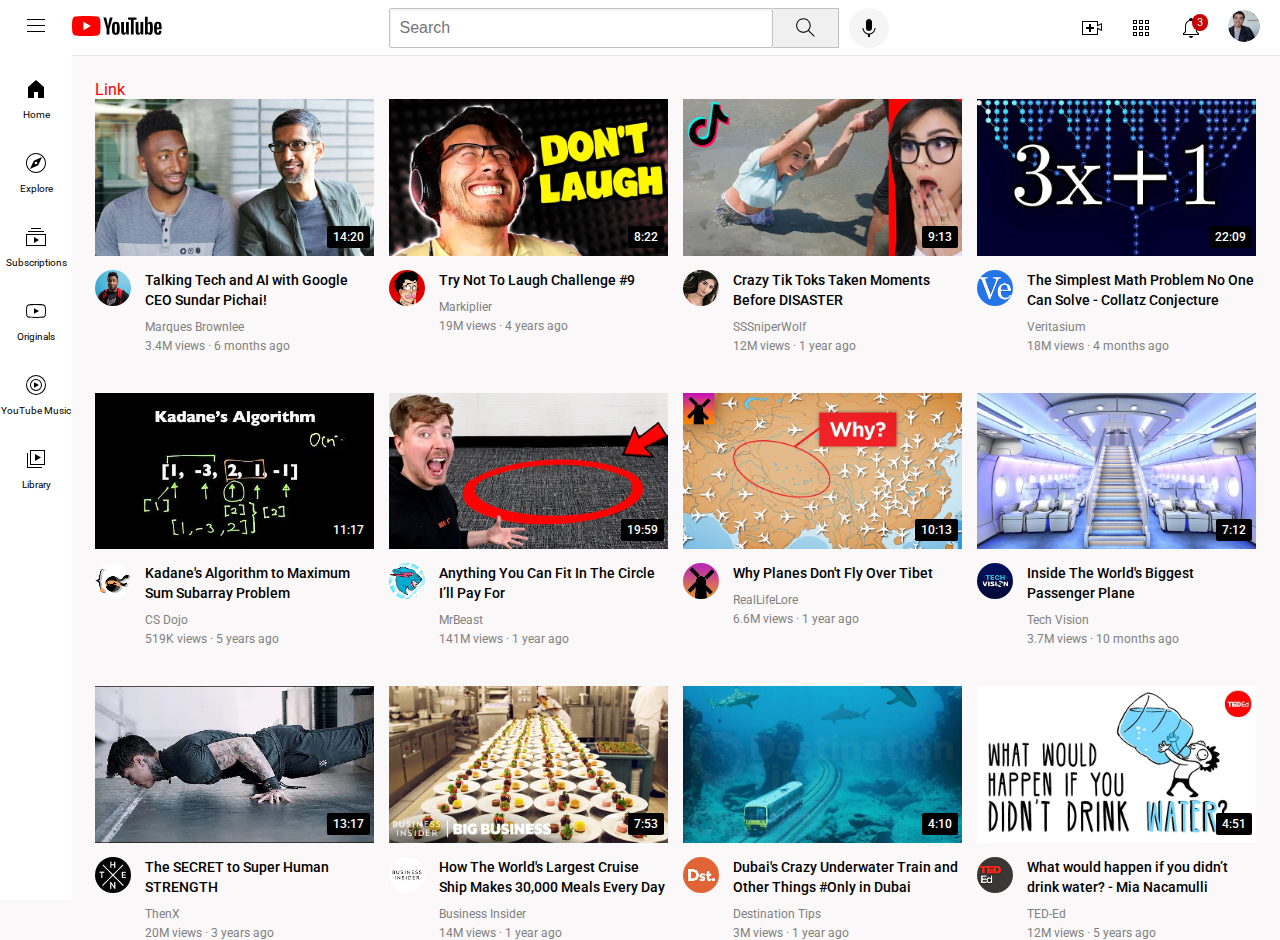
<file: youtube.html>
<!DOCTYPE html>
<html lang="en">
<head>
  <meta charset="UTF-8">
  <meta name="viewport" content="width=device-width, initial-scale=1.0">
  <link rel="preconnect" href="https://fonts.googleapis.com">
  <link rel="preconnect" href="https://fonts.gstatic.com" crossorigin>
  <link href="https://fonts.googleapis.com/css2?family=Montserrat:ital,wght@0,100..900;1,100..900&family=Roboto:ital,wght@0,100..900;1,100..900&display=swap" rel="stylesheet">
  <title>YouTube.com</title>
  <link rel="stylesheet" href="styles/header.css">
  <link rel="stylesheet" href="styles/general.css">
  <link rel="stylesheet" href="styles/sidebar.css">
  <link rel="stylesheet" href="styles/video.css">
  <link rel="stylesheet" href="styles/1c.css">
</head>
<body>
  <header>
      <div class="left-section">
        <div class="hamburger-icon-container">
          <img src="icons/hamburger-menu.svg">
        </div>

        <div class="youtube-logo-container">
          <img src="icons/youtube-logo.svg">
        </div>
      </div>
      <div class="middle-section">
        <input class="search-bar" type="text" placeholder="Search">

        <button class="search-button">
          <img src="icons/search.svg">
          <div class="tool-tip">Search</div>
        </button>
        
        <button class="voice-search-button">
          <img src="icons/voice-search-icon.svg">
          <div class="tool-tip">Search with your voice</div>
        </button>
      </div>
      <div class="right-section">
        <div class="upload-container">
          <img src="icons/upload.svg">
          <div class="tool-tip">Create</div>
        </div>
        <div class="youtube-apps-container">
          <img src="icons/youtube-apps.svg" alt="">
          <div class="tool-tip">YouTube apps</div>
        </div>
        <div class="notifications-container">
          <img src="icons/notifications.svg" alt="">
          <div class="notification-count">3</div>
          <div class="tool-tip">Notifications</div>
        </div>
        <div class="user-profile-container">
          <img src="channel-pictures/my-channel.jpeg" alt="">
        </div>
      </div>
  </header>

  <nav>
    <div class="containers">
      <img src="icons/home.svg">
      <p>Home</p>
    </div>
    <div class="containers">
      <img src="icons/explore.svg">
      <p>Explore</p>
    </div>
    <div class="containers">
      <img src="icons/subscriptions.svg">
      <p>Subscriptions</p>
    </div>
    <div class="containers">
      <img src="icons/originals.svg">
      <p>Originals</p>
    </div>
    <div class="containers">
      <img src="icons/youtube-music.svg">
      <p>YouTube Music</p>
    </div>
    <div class="containers">
      <img src="icons/library.svg">
      <p>Library</p>
    </div>
  </nav>

  <a class="exercise" href="https://omkarbhor265.github.io/YouTube-Front-Page/index.html">Link</a>
  <div class="video-grid">
    <div class="video-container">
      <div class="video-thumbnail-container">
        <a href="https://www.youtube.com/watch?v=n2RNcPRtAiY">
          <img class="video-thumbnail" src="Thumbnails/thumbnail-1.webp">
        </a>
        <div class="video-time">14:20</div>
      </div>

      <div class="video-info-grid">
        <a href="https://www.youtube.com/c/mkbhd">
          <img class="channel-picture" src="channel-pictures/channel-1.jpeg">
        </a>

        <div class="video-info">
          <a href="https://www.youtube.com/c/mkbhd">
            <div class="video-title">
              Talking Tech and AI with Google CEO Sundar Pichai!
            </div>
          </a>
          
          <div class="author-name">Marques Brownlee</div>

          <div class="video-stats">3.4M views &#xb7;  6 months ago</div>
        </div>
      </div>
    </div>

    <div class="video-container">
      <div class="video-thumbnail-container">
        <a href="https://www.youtube.com/watch?v=mP0RAo9SKZk">
          <img class="video-thumbnail" src="Thumbnails/thumbnail-2.webp">
        </a>
        <div class="video-time">8:22</div>
      </div>
  
      <div class="video-info-grid">
        <a href="https://www.youtube.com/c/markiplier">
          <img class="channel-picture" src="channel-pictures/channel-2.jpeg">
        </a>
        <div class="video-info">
          <a href="https://www.youtube.com/c/markiplier">
            <div class="video-title">
              Try Not To Laugh Challenge #9
            </div>
          </a>
  
          <div class="author-name">Markiplier</div>
  
          <div class="video-stats">19M views &#xb7;  4 years ago</div>
        </div>
      </div>
    </div>
    <div class="video-container">
      <div class="video-thumbnail-container">
        <a href="https://www.youtube.com/watch?v=FgjPQQeTh1w">
          <img class="video-thumbnail" src="Thumbnails/thumbnail-3.webp">
        </a>
        <div class="video-time">9:13</div>
      </div>
  
      <div class="video-info-grid">
        <a href="https://www.youtube.com/user/SSSniperWolf">
          <img class="channel-picture" src="channel-pictures/channel-3.jpeg">
        </a>
  
        <div class="video-info">
          <a href="https://www.youtube.com/user/SSSniperWolf">
            <div class="video-title">           
              Crazy Tik Toks Taken Moments Before DISASTER
            </div>
          </a>
  
          <div class="author-name">SSSniperWolf</div>
  
          <div class="video-stats">12M views &#xb7;  1 year ago</div>
        </div>
      </div>
    </div>
    <div class="video-container">
      <div class="video-thumbnail-container">
        <a href="https://www.youtube.com/watch?v=094y1Z2wpJg">
          <img class="video-thumbnail" src="Thumbnails/thumbnail-4.webp">
        </a>
        <div class="video-time">22:09</div>
      </div>

      <div class="video-info-grid">
        <a href="https://www.youtube.com/c/veritasium">
          <img class="channel-picture" src="channel-pictures/channel-4.jpeg">
        </a>

        <div class="video-info">
          <a href="https://www.youtube.com/c/veritasium">
            <div class="video-title">
              The Simplest Math Problem No One Can Solve - Collatz Conjecture
            </div>
          </a>

          <div class="author-name">Veritasium</div>

          <div class="video-stats">18M views &#xb7;  4 months ago</div>
        </div>
      </div>
    </div>

    <div class="video-container">
      <div class="video-thumbnail-container">
        <a href="https://www.youtube.com/watch?v=86CQq3pKSUw">
          <img class="video-thumbnail" src="Thumbnails/thumbnail-5.webp">
        </a>
        <div class="video-time">11:17</div>
      </div>
  
      <div class="video-info-grid">
        <a href="https://www.youtube.com/c/CSDojo">
          <img class="channel-picture" src="channel-pictures/channel-5.jpeg">
        </a>
  
        <div class="video-info">
          <a href="https://www.youtube.com/c/CSDojo">
            <div class="video-title">
              Kadane's Algorithm to Maximum Sum Subarray Problem
            </div>
          </a>
  
          <div class="author-name">CS Dojo</div>
  
          <div class="video-stats">519K views &#xb7;  5 years ago</div>
        </div>
      </div>
    </div>
    <div class="video-container">
      <div class="video-thumbnail-container">
        <a href="https://www.youtube.com/watch?v=yXWw0_UfSFg">
          <img class="video-thumbnail" src="Thumbnails/thumbnail-6.webp">
        </a>
        <div class="video-time">19:59</div>
      </div>
  
      <div class="video-info-grid">
        <a href="https://www.youtube.com/channel/UCX6OQ3DkcsbYNE6H8uQQuVA">
          <img class="channel-picture" src="channel-pictures/channel-6.jpeg">
        </a>
  
        <div class="video-info">
          <a href="https://www.youtube.com/channel/UCX6OQ3DkcsbYNE6H8uQQuVA">
            <div class="video-title">
              Anything You Can Fit In The Circle I’ll Pay For
            </div>
          </a>
  
          <div class="author-name">MrBeast</div>
  
          <div class="video-stats">141M views &#xb7;  1 year ago</div>
        </div>
      </div>
    </div>
    <div class="video-container">
      <div class="video-thumbnail-container">
        <img class="video-thumbnail" src="Thumbnails/thumbnail-7.webp">
        <div class="video-time">10:13</div>
      </div>

      <div class="video-info-grid">
        <img class="channel-picture" src="channel-pictures/channel-7.jpeg">

        <div class="video-info">
          <div class="video-title">
            Why Planes Don't Fly Over Tibet
          </div>

          <div class="author-name">RealLifeLore</div>

          <div class="video-stats">6.6M views &#xb7;  1 year ago</div>
        </div>
      </div>
    </div>

    <div class="video-container">
      <div class="video-thumbnail-container">
        <img class="video-thumbnail" src="Thumbnails/thumbnail-8.webp">
        <div class="video-time">7:12</div>
      </div>
  
      <div class="video-info-grid">
        <img class="channel-picture" src="channel-pictures/channel-8.jpeg">
  
        <div class="video-info">
          <div class="video-title">
            Inside The World's Biggest Passenger Plane
          </div>
  
          <div class="author-name">Tech Vision</div>
  
          <div class="video-stats">3.7M views &#xb7;  10 months ago</div>
        </div>
      </div>
    </div>
    <div class="video-container">
      <div class="video-thumbnail-container">
        <img class="video-thumbnail" src="Thumbnails/thumbnail-9.webp">
        <div class="video-time">13:17</div>
      </div>
  
      <div class="video-info-grid">
        <img class="channel-picture" src="channel-pictures/channel-9.jpeg">
  
        <div class="video-info">
          <div class="video-title">
            The SECRET to Super Human STRENGTH
          </div>
  
          <div class="author-name">ThenX</div>
  
          <div class="video-stats">20M views &#xb7;  3 years ago</div>
        </div>
      </div>
    </div>
    <div class="video-container">
      <div class="video-thumbnail-container">
        <img class="video-thumbnail" src="Thumbnails/thumbnail-10.webp">
        <div class="video-time">7:53</div>
      </div>

      <div class="video-info-grid">
        <img class="channel-picture" src="channel-pictures/channel-10.jpeg">

        <div class="video-info">
          <div class="video-title">
            How The World's Largest Cruise Ship Makes 30,000 Meals Every Day
          </div>

          <div class="author-name">Business Insider</div>

          <div class="video-stats">14M views &#xb7; 1 year ago</div>
        </div>
      </div>
    </div>

    <div class="video-container">
      <div class="video-thumbnail-container">
        <img class="video-thumbnail" src="Thumbnails/thumbnail-11.webp">
        <div class="video-time">4:10</div>
      </div>
  
      <div class="video-info-grid">
        <img class="channel-picture" src="channel-pictures/channel-11.jpeg">
  
        <div class="video-info">
          <div class="video-title">
            Dubai's Crazy Underwater Train and Other Things #Only in Dubai
          </div>
  
          <div class="author-name">Destination Tips</div>
  
          <div class="video-stats">3M views &#xb7;  1 year ago</div>
        </div>
      </div>
    </div>
    <div class="video-container">
      <div class="video-thumbnail-container">
        <img class="video-thumbnail" src="Thumbnails/thumbnail-12.webp">
        <div class="video-time">4:51</div>
      </div>
  
      <div class="video-info-grid">
        <img class="channel-picture" src="channel-pictures/channel-12.jpeg">
  
        <div class="video-info">
          <div class="video-title">
            What would happen if you didn’t drink water? - Mia Nacamulli
          </div>
  
          <div class="author-name">TED-Ed</div>
  
          <div class="video-stats">12M views &#xb7;  5 years ago</div>
        </div>
      </div>
    </div>
  </div>
</body>

</html>
</file>
<file: styles/header.css>
header {
  /* background-color: yellow; */
  position: fixed;
  display: flex;
  top: 0;
  left: 0;
  right: 0;
  height: 55px;
  justify-content: space-between;
  border-bottom: 1px solid rgb(231, 231, 231);
  background-color: white;

  z-index: 100;
}

.left-section {
  display: flex;
  align-items: center;
}

.hamburger-icon-container img {
  height: 24px;
  margin-left: 24px;
  margin-right: 24px;
}

.youtube-logo-container img {
  height: 20px;
}

.middle-section {
  flex: 1;
  margin-left: 70px;
  margin-right: 35px;
  display: flex;
  align-items: center;
  max-width: 500px;
}

.search-bar {
  flex: 1;
  width: 0;
  border: 1px solid rgb(192, 192, 192);
  border-radius: 2px;
  height: 36px;
  padding-left: 10px;
  font-size: 16px;
  box-shadow: inset 1px 2px 3px rgba(0, 0, 0, 0.05);
}

.search-bar::placeholder {
  font-size: 16px;
}

.search-bar:focus {
  border: 1px solid blue;
  outline: none;
}


.search-button {
  background-color: rgb(240, 240, 240);
  width: 66px;
  height: 40px;
  border: 1px solid rgb(192, 192, 192);
  border-left: none;
}

.search-button img {
  height: 25px;
}
.voice-search-button img {
  height: 24px;
}

.search-button,
.voice-search-button,
.upload-container,
.youtube-apps-container,
.notifications-container {
  display: flex;
  justify-content: center;
  align-items: center;
  position: relative;
}

.search-button .tool-tip,
.voice-search-button .tool-tip,
.upload-container .tool-tip,
.youtube-apps-container .tool-tip,
.notifications-container .tool-tip {
  position: absolute;
  font-size: 12px;
  bottom: -40px;
  color: white;
  background-color: rgba(0,0,0, 0.5);
  padding: 4px 8px;
  border-radius: 2px;
  opacity: 0;
  transition: opacity 0.15s;
  pointer-events: none;
  white-space: nowrap;
}

.search-button:hover .tool-tip,
.voice-search-button:hover .tool-tip,
.upload-container:hover .tool-tip,
.youtube-apps-container:hover .tool-tip,
.notifications-container:hover .tool-tip {
  opacity: 1;
}

.voice-search-button {
  border: none;
  margin-left: 10px;
  height: 40px;
  width: 40px;
  border-radius: 20px;
  background-color: rgb(245, 245, 245);
}


.right-section {
  width: 180px;
  display: flex;
  align-items: center;
  justify-content: space-between;
  margin-right: 20px;
  flex-shrink: 0;
}

.right-section img {
  height: 24px;
}


.notifications-container {
  position: relative;
}

.notification-count {
  position: absolute;
  color: white;
  background-color: rgb(200, 0, 0);
  font-size: 11px;
  padding: 2px 5px;
  border-radius: 20px;
  top: -2px;
  right: -5px;
}

.user-profile-container img {
  height: 32px;
  width: 32px;
  border-radius: 30px;
}
</file>
<file: styles/general.css>
body {
  font-family: Roboto, Arial;
  background-color: rgb(250, 248, 248);
  padding-left: 95px;
  padding-top: 80px;
  padding-right: 24px;
  margin: 0;
}

p {
  margin-top: 0;
  margin-bottom: 0;
}
</file>
<file: styles/sidebar.css>
nav {
  position: fixed;
  top: 55px;
  left: 0px;
  bottom: 0px;

  width: 72px;
  background-color: white;
  z-index: 200;
  padding-top: 6px;
}


.containers {
  height: 74px;
  display: flex;
  flex-direction: column;
  align-items: center;
  justify-content: center;
  transition: background-color 0.25s;
  cursor: pointer;
}

.containers:hover {
  background-color: rgb(235, 235, 235);
  cursor: pointer;
}

.containers img {
  height: 24px;
}

.containers p {
  margin-top: 8px;
  font-size: 10px;
}

@media (max-width: 1200.02) {
  nav {
    position: fixed;
    left: 0;
    bottom: 0;
    top: 55px;
    background-color: white;
    width: 240px;
    z-index: 200;
    padding-top: 13px;
  }

  .containers {
    display: flex;
    align-items: center;
    cursor: pointer;
    padding: 8px 24px;
  }

  .containers:hover {
    background-color: rgb(235, 235, 235);
  }

  .containers img {
    height: 24px;
    margin-right: 24px;
  }

  .containers div {
    font-family: Roboto, Arial;
    font-size: 14px;
  }
}
</file>
<file: styles/video.css>
.video-grid {
  display: grid;
  grid-template-columns: 1fr 1fr 1fr;
  column-gap: 15px;
  row-gap: 40px;
}

@media (max-width :850px) {
  .video-grid {
    grid-template-columns: 1fr 1fr;
  }
}

@media (min-width: 850.02px) and (max-width: 1200px)
{
  .video-grid {
    grid-template-columns: 1fr 1fr 1fr;
  }
}

@media (min-width :1200.02px) {
  .video-grid {
    grid-template-columns: 1fr 1fr 1fr 1fr;
  }

  .video-title {
    font-size: 16px;
    line-height: 24px;
  }

  .author-name, .video-stats {
    font-size: 14px;
  }

}

a {
  text-decoration: none;
  color: black;
}

.video-thumbnail-container {
  margin-bottom: 10px;
  position: relative;
}

.video-thumbnail {
  width: 100%;
}

.video-time {
  position: absolute;
  right: 4px;
  bottom: 12px;

  color: white;
  background-color: black;
  font-size: 12px;
  font-weight: 500;
  padding: 4px 6px;
  border-radius: 2px;
}

.video-info-grid {
  display: grid;
  grid-template-columns: 50px 1fr;
}

.channel-picture {
  height: 36px;
  /* width: 36px; */
  border-radius: 20px;
  object-fit: cover;
}

.video-title {
  font-weight: 500;
  font-size: 14px;
  /* width: 220px; */
  line-height: 20px;
  margin-bottom: 10px;
}

.author-name, .video-stats {
  color: gray;
  font-size: 12px;
}

.author-name {
  margin-bottom: 5px;
}
</file>
<file: styles/1c.css>
.exercise {
  color: red;
}
</file>
